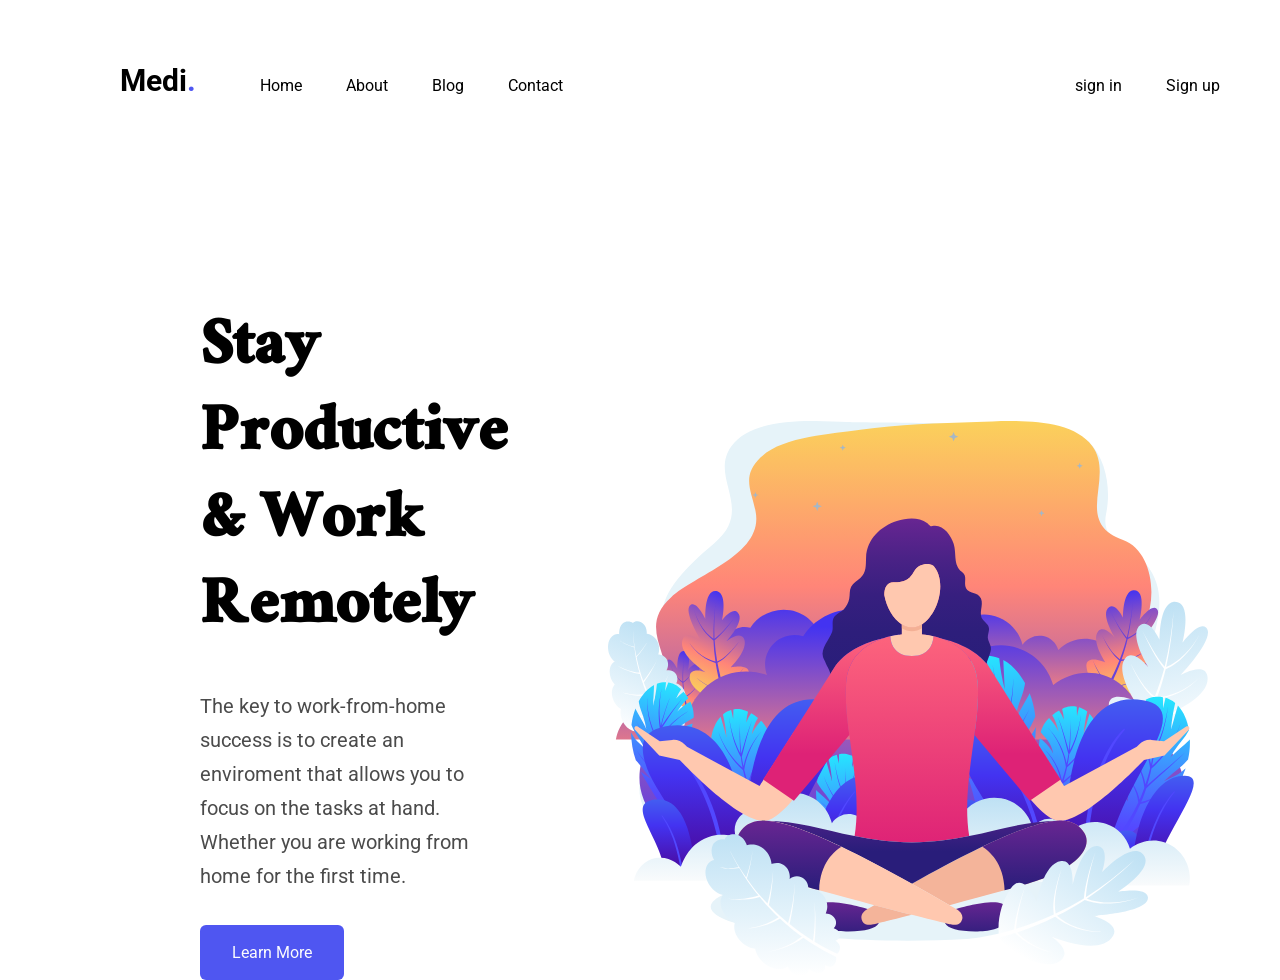
<file: index.html>
<!DOCTYPE html>
<html lang="en">
<head>
    <meta charset="UTF-8">
    <meta name="viewport" content="width=device-width, initial-scale=1.0">
    <title>Medi</title>
    <link rel="preconnect" href="https://fonts.googleapis.com">
    <link rel="preconnect" href="https://fonts.gstatic.com" crossorigin>
    <link href="https://fonts.googleapis.com/css2?family=Ramaraja&family=Roboto:ital,wght@0,100..900;1,100..900&display=swap" rel="stylesheet">
    <link rel="stylesheet" href="css/index.css">
    <link rel="normalize" href="css/normalize.css">
</head>


<body>

    <nav class="global_nav">
        <ul class="left_nav">
            <h1 class="logo">Medi<span class="logo_dot">.</span></h1>
            <li class="nav_item"><a href="#">Home</a></li>
            <li class="nav_item"><a href="#">About</a></li>
            <li class="nav_item"><a href="#">Blog</a></li>
            <li class="nav_item"><a href="#">Contact</a></li>
        </ul>

        <ul class="right_nav">
            <li class="nav_item"><a href="#">sign in</a></li>
            <li class="nav_item"><a href="#">Sign up</a></li>
        </ul>
    </nav>


    <section class="hero">
        <div class="hero_left_div">
            <h2 class="headings">Stay Productive & Work Remotely</h2>
            <p class="text">The key to work-from-home success is to create an enviroment that allows you to focus on the tasks at hand. Whether you are working from home for the first time.</p>
            <a href="#" class="hero_btn">Learn More</a>
        </div>

        <div class="hero_right_div"> 
            <img class="hero_illustration" src="svg/Illustration_1.svg" alt="Zen Image"> 
        </div>
    </section>

   
    
</body>
</html>
</file>
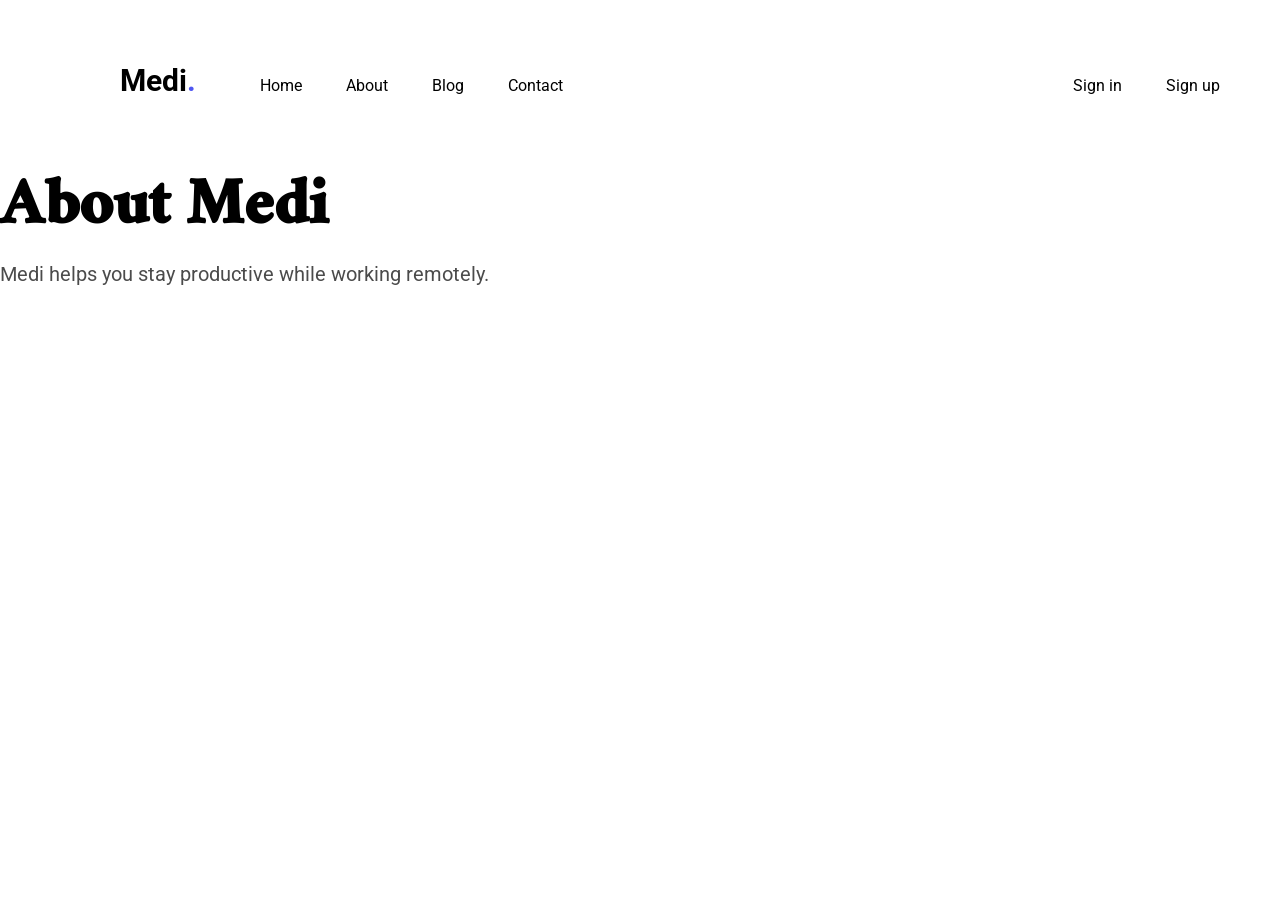
<file: about.html>
<!DOCTYPE html>
<html lang="en">
<head>
    <meta charset="UTF-8">
    <meta name="viewport" content="width=device-width, initial-scale=1.0">
    <title>About | Medi</title>
    <link rel="preconnect" href="https://fonts.googleapis.com">
    <link rel="preconnect" href="https://fonts.gstatic.com" crossorigin>
    <link href="https://fonts.googleapis.com/css2?family=Ramaraja&family=Roboto:ital,wght@0,100..900;1,100..900&display=swap" rel="stylesheet">
    <link rel="stylesheet" href="css/index.css">
    <link rel="normalize" href="css/normalize.css">
</head>
<body>
    <nav class="global_nav">
        <ul class="left_nav">
            <h1 class="logo">Medi<span class="logo_dot">.</span></h1>
            <li class="nav_item"><a href="index.html">Home</a></li>
            <li class="nav_item"><a href="about.html">About</a></li>
            <li class="nav_item"><a href="blog.html">Blog</a></li>
            <li class="nav_item"><a href="contact.html">Contact</a></li>
        </ul>
        <ul class="right_nav">
            <li class="nav_item"><a href="sign-in.html">Sign in</a></li>
            <li class="nav_item"><a href="sign-up.html">Sign up</a></li>
        </ul>
    </nav>
    <main>
        <h2 class="headings">About Medi</h2>
        <p class="text">Medi helps you stay productive while working remotely.</p>
    </main>
</body>
</html>
</file>
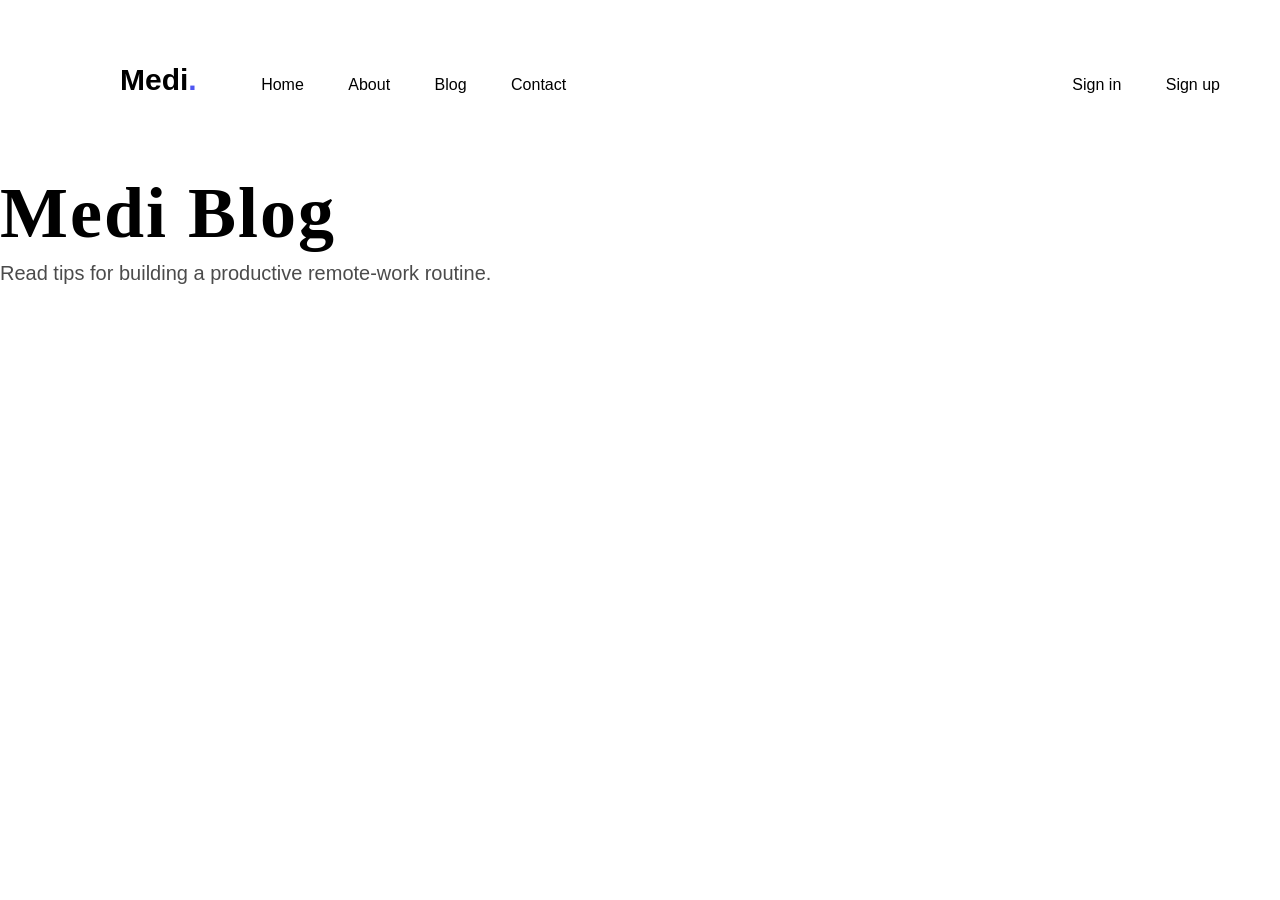
<file: blog.html>
<!DOCTYPE html>
<html lang="en">
<head>
    <meta charset="UTF-8">
    <meta name="viewport" content="width=device-width, initial-scale=1.0">
    <title>Blog | Medi</title>
    <link rel="stylesheet" href="css/index.css">
    <link rel="normalize" href="css/normalize.css">
</head>
<body>
    <nav class="global_nav">
        <ul class="left_nav">
            <h1 class="logo">Medi<span class="logo_dot">.</span></h1>
            <li class="nav_item"><a href="index.html">Home</a></li>
            <li class="nav_item"><a href="about.html">About</a></li>
            <li class="nav_item"><a href="blog.html">Blog</a></li>
            <li class="nav_item"><a href="contact.html">Contact</a></li>
        </ul>
        <ul class="right_nav">
            <li class="nav_item"><a href="sign-in.html">Sign in</a></li>
            <li class="nav_item"><a href="sign-up.html">Sign up</a></li>
        </ul>
    </nav>
    <main>
        <h2 class="headings">Medi Blog</h2>
        <p class="text">Read tips for building a productive remote-work routine.</p>
    </main>
</body>
</html>
</file>
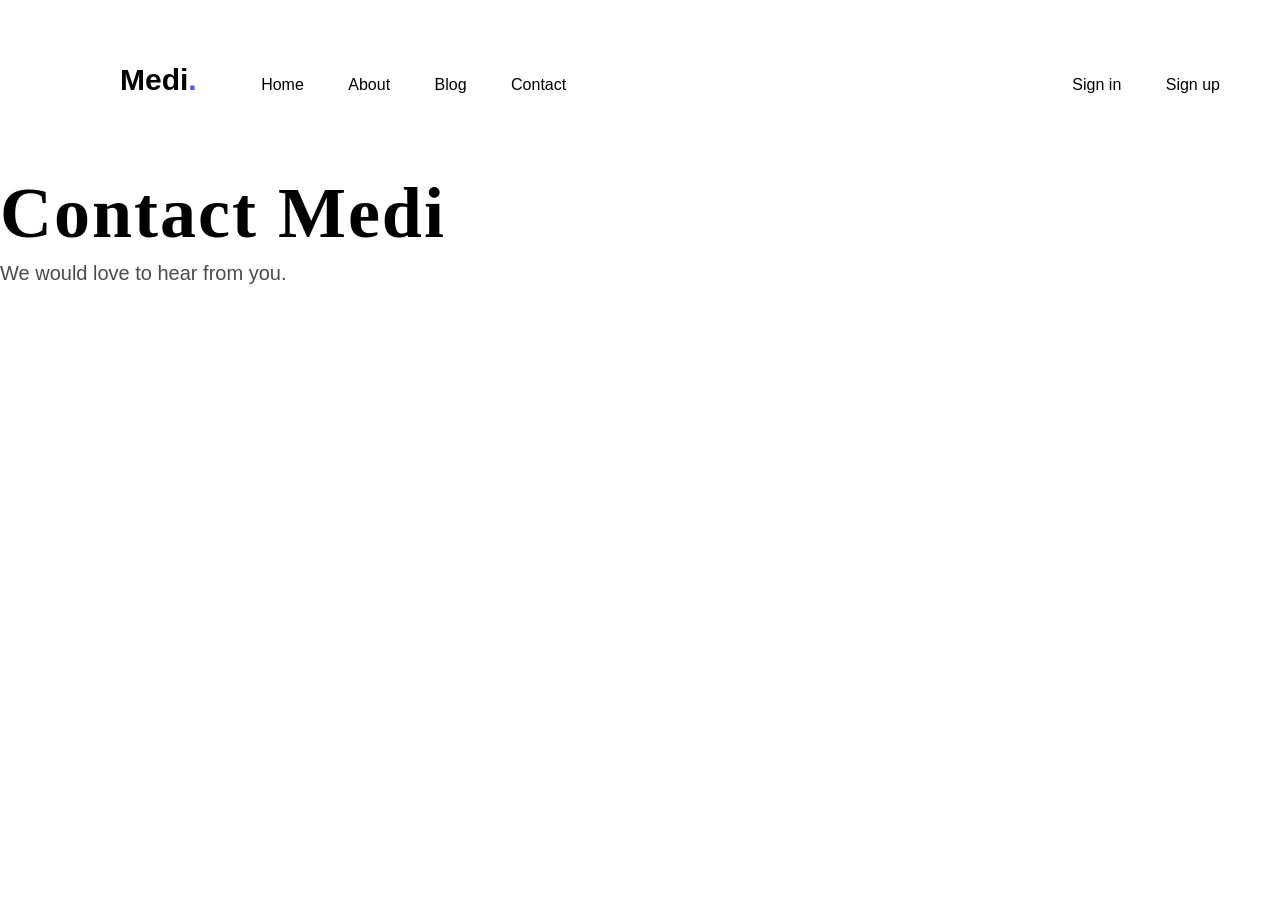
<file: contact.html>
<!DOCTYPE html>
<html lang="en">
<head>
    <meta charset="UTF-8">
    <meta name="viewport" content="width=device-width, initial-scale=1.0">
    <title>Contact | Medi</title>
    <link rel="stylesheet" href="css/index.css">
    <link rel="normalize" href="css/normalize.css">
</head>
<body>
    <nav class="global_nav">
        <ul class="left_nav">
            <h1 class="logo">Medi<span class="logo_dot">.</span></h1>
            <li class="nav_item"><a href="index.html">Home</a></li>
            <li class="nav_item"><a href="about.html">About</a></li>
            <li class="nav_item"><a href="blog.html">Blog</a></li>
            <li class="nav_item"><a href="contact.html">Contact</a></li>
        </ul>
        <ul class="right_nav">
            <li class="nav_item"><a href="sign-in.html">Sign in</a></li>
            <li class="nav_item"><a href="sign-up.html">Sign up</a></li>
        </ul>
    </nav>
    <main>
        <h2 class="headings">Contact Medi</h2>
        <p class="text">We would love to hear from you.</p>
    </main>
</body>
</html>
</file>
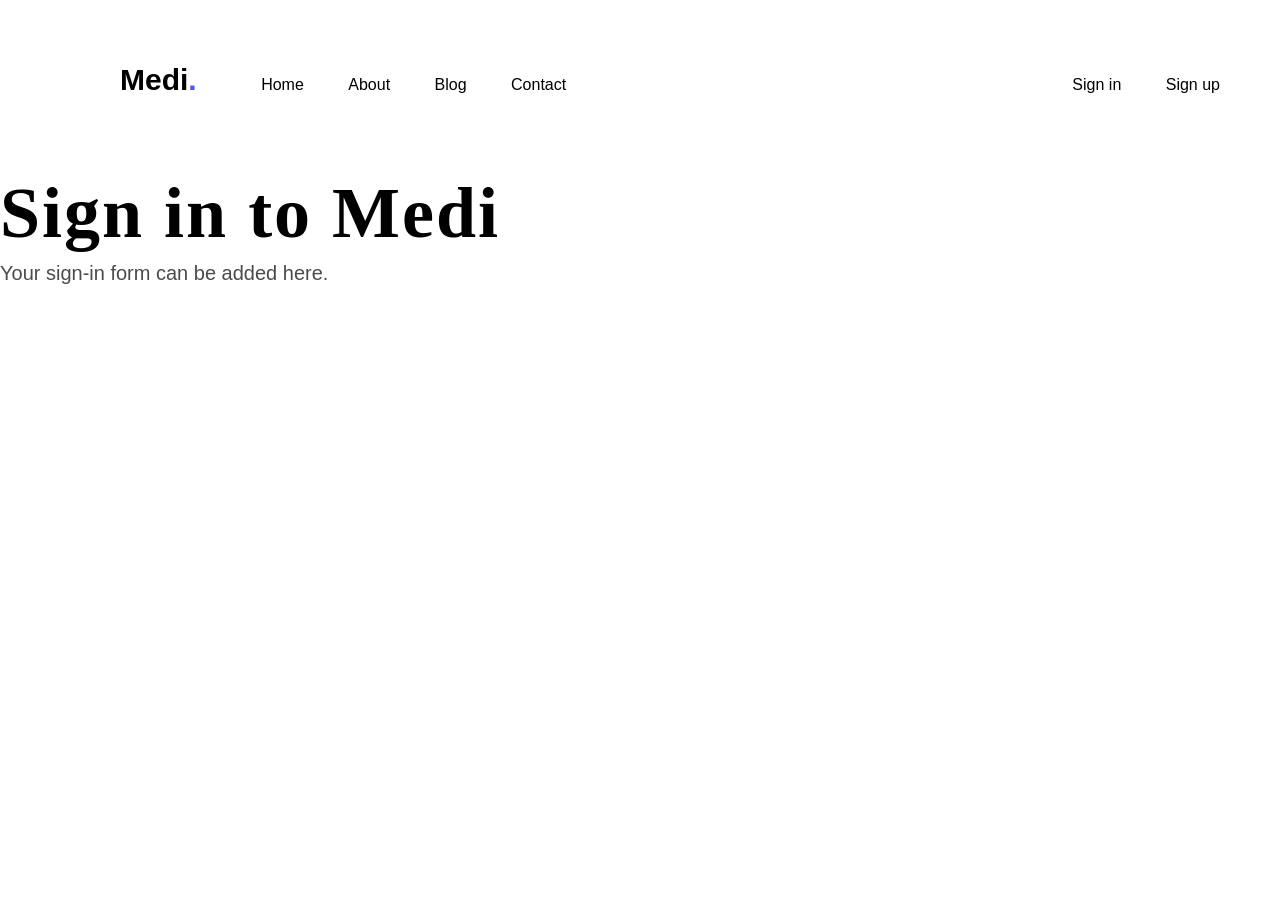
<file: sign-in.html>
<!DOCTYPE html>
<html lang="en">
<head>
    <meta charset="UTF-8">
    <meta name="viewport" content="width=device-width, initial-scale=1.0">
    <title>Sign in | Medi</title>
    <link rel="stylesheet" href="css/index.css">
    <link rel="normalize" href="css/normalize.css">
</head>
<body>
    <nav class="global_nav">
        <ul class="left_nav">
            <h1 class="logo">Medi<span class="logo_dot">.</span></h1>
            <li class="nav_item"><a href="index.html">Home</a></li>
            <li class="nav_item"><a href="about.html">About</a></li>
            <li class="nav_item"><a href="blog.html">Blog</a></li>
            <li class="nav_item"><a href="contact.html">Contact</a></li>
        </ul>
        <ul class="right_nav">
            <li class="nav_item"><a href="sign-in.html">Sign in</a></li>
            <li class="nav_item"><a href="sign-up.html">Sign up</a></li>
        </ul>
    </nav>
    <main>
        <h2 class="headings">Sign in to Medi</h2>
        <p class="text">Your sign-in form can be added here.</p>
    </main>
</body>
</html>
</file>
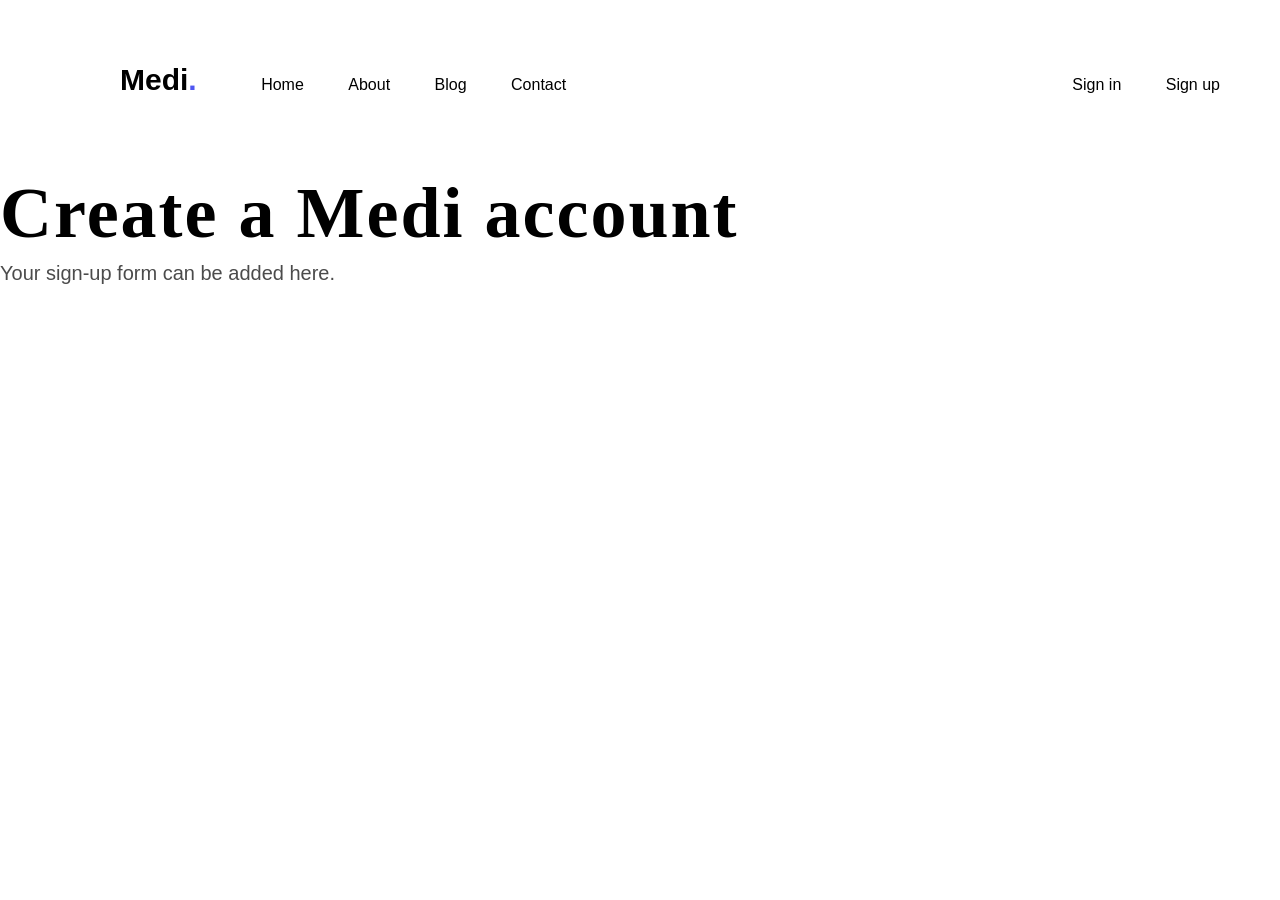
<file: sign-up.html>
<!DOCTYPE html>
<html lang="en">
<head>
    <meta charset="UTF-8">
    <meta name="viewport" content="width=device-width, initial-scale=1.0">
    <title>Sign up | Medi</title>
    <link rel="stylesheet" href="css/index.css">
    <link rel="normalize" href="css/normalize.css">
</head>
<body>
    <nav class="global_nav">
        <ul class="left_nav">
            <h1 class="logo">Medi<span class="logo_dot">.</span></h1>
            <li class="nav_item"><a href="index.html">Home</a></li>
            <li class="nav_item"><a href="about.html">About</a></li>
            <li class="nav_item"><a href="blog.html">Blog</a></li>
            <li class="nav_item"><a href="contact.html">Contact</a></li>
        </ul>
        <ul class="right_nav">
            <li class="nav_item"><a href="sign-in.html">Sign in</a></li>
            <li class="nav_item"><a href="sign-up.html">Sign up</a></li>
        </ul>
    </nav>
    <main>
        <h2 class="headings">Create a Medi account</h2>
        <p class="text">Your sign-up form can be added here.</p>
    </main>
</body>
</html>
</file>
<file: css/index.css>
/* ----------------------------------------------
    Global
---------------------------------------------- */

body {
    margin: 0;
    padding: 0;
    font-family: 'Roboto', sans-serif;
}

.headings {
    font-family: 'Ramaraja', serif;
    font-size: 72px;
    line-height: 1.2;
    letter-spacing: 2px;
    color: black;
    margin: 0px;
    padding: 0px;
}

.text {
    font-size: 20px;
    line-height: 1.7;
    color: #4b4b4b;
    margin: 0px;
    padding: 0px;
}

a {
    text-decoration: none;
    color: inherit;
}

/* ----------------------------------------------
    Logo
---------------------------------------------- */

.logo {
    font-size: 30px;
    font-weight: bold;
    display: inline-block;
    margin:0px 40px 0px 40px;
    letter-spacing: -0.2%;
}

.logo_dot {
    color: #4F56F1;
}

/* ----------------------------------------------
    Navigation
---------------------------------------------- */
ul {
    list-style-type: none;

}
.global_nav {
    padding: 40px;
    display: flex;
    justify-content: space-between; 
}

.nav_item {
    display: inline-block;
    padding: 20px;
    margin: 0px;
    border-radius: 6px;
}

.nav_item:hover {
    background-color: #e2e6ea;
     /* QUESTION! */
}

/* ----------------------------------------------
    Hero Section
---------------------------------------------- */

.hero {
    display: flex;
    padding-left: 200px;
    padding-right: 90px;
    gap: 100px;
    align-items: center;
}


.hero_left_div {
    /* width: 500px; */
    display: flex;
    flex-direction: column;
    margin-top: 140px;
    gap: 32px;
    max-width: 500px;
}

.hero_right_div {
    width: 600px;
    margin-top: auto;
}

.hero_illustration { 
    /* QUESTION! */
    width: 600px;
}

/* ----------------------------------------------
    Button
---------------------------------------------- */

.hero_btn {
    display: flex;
    justify-content: center;
    align-self: flex-start;
    background-color:#4F56F1;
    color: #fcfcfd;
    padding: 18px 32px;
    border-radius: 6px;
    font-size: 16px;
}

.hero_btn:hover {
    background-color: #3b44c1;
}
</file>
